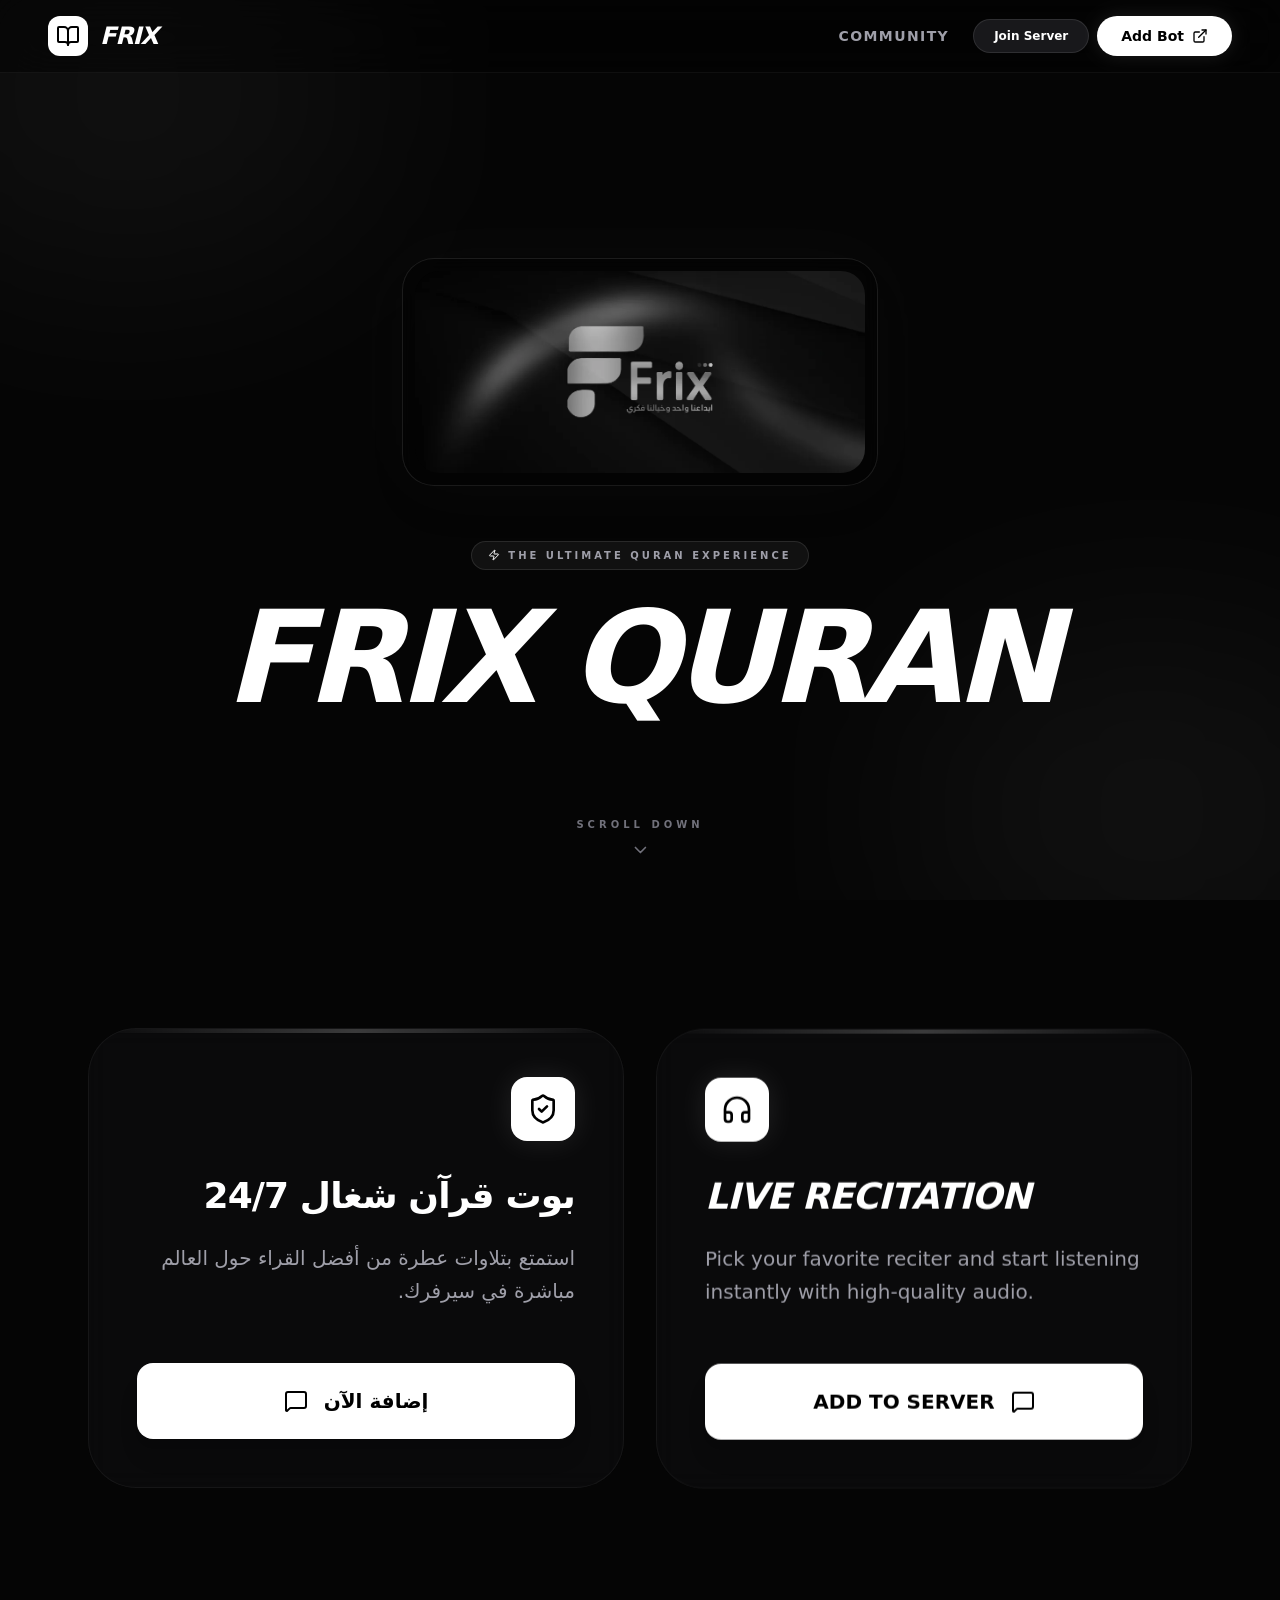
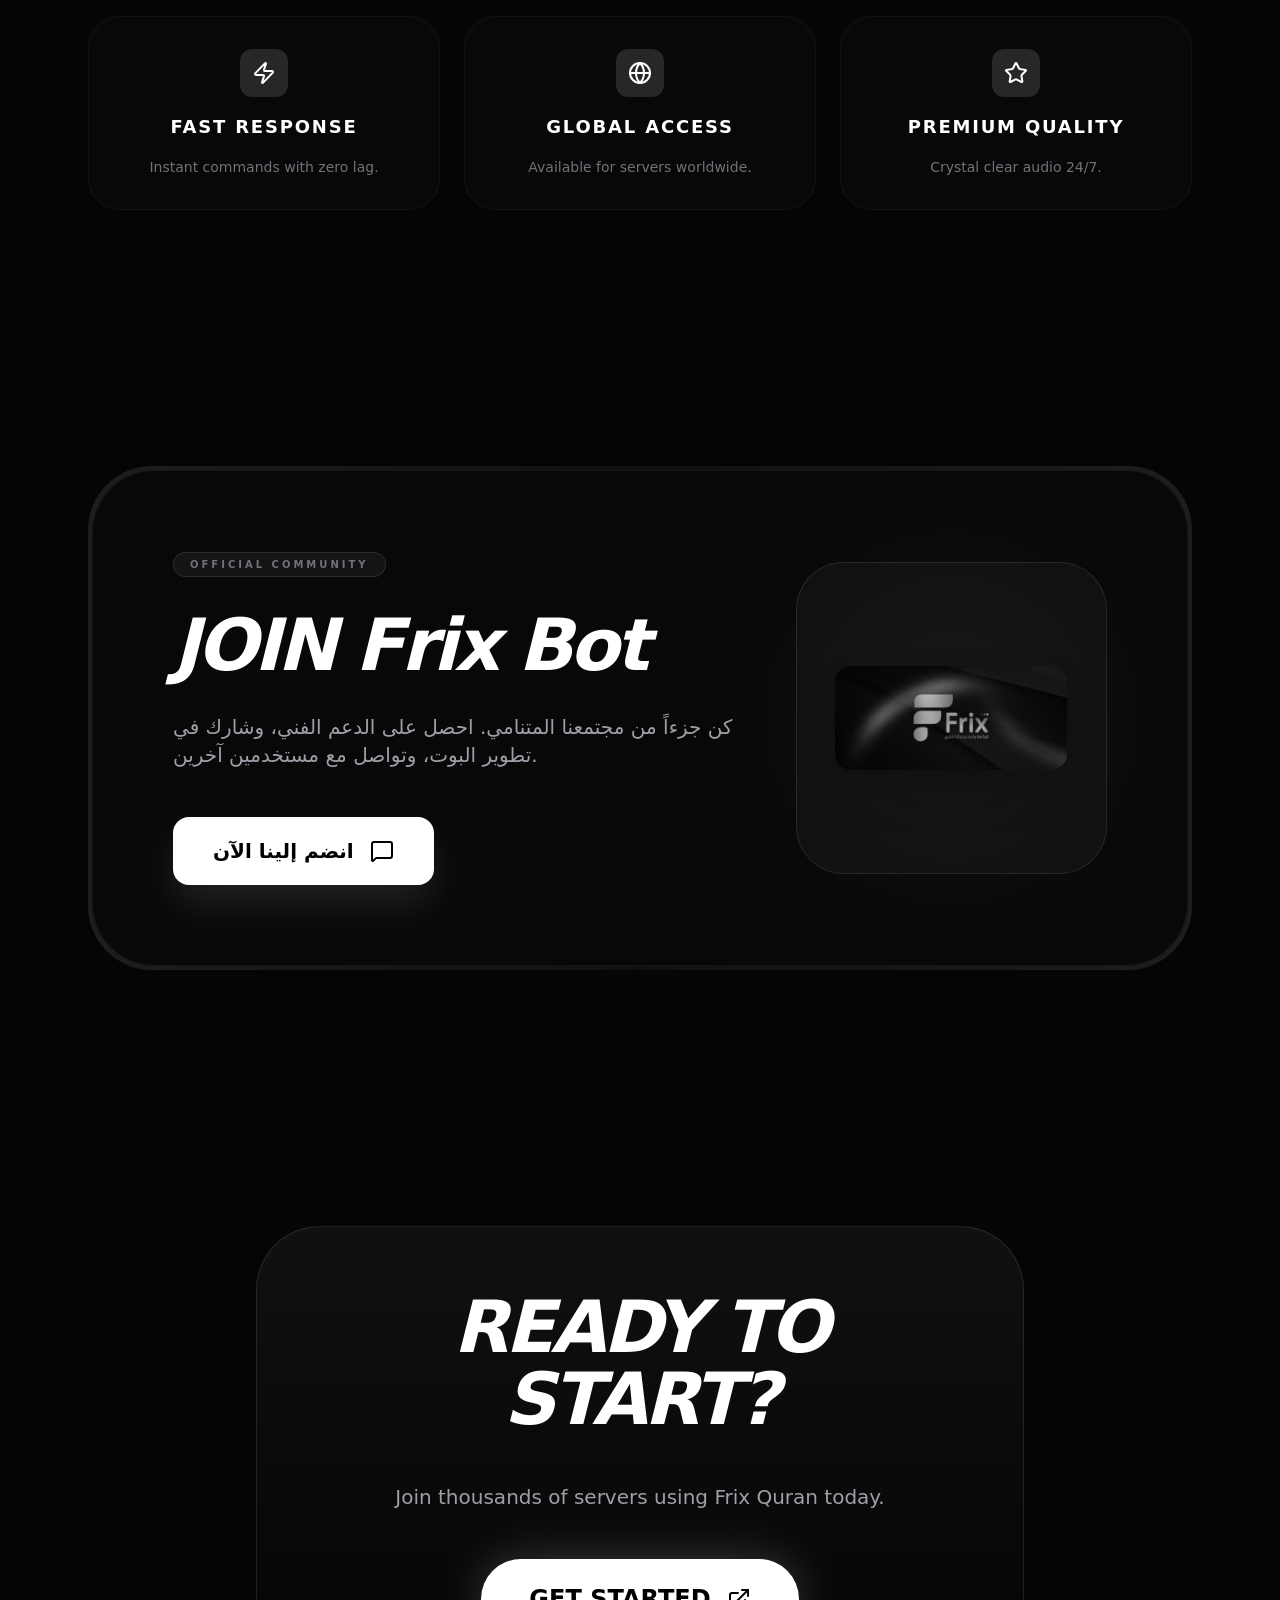
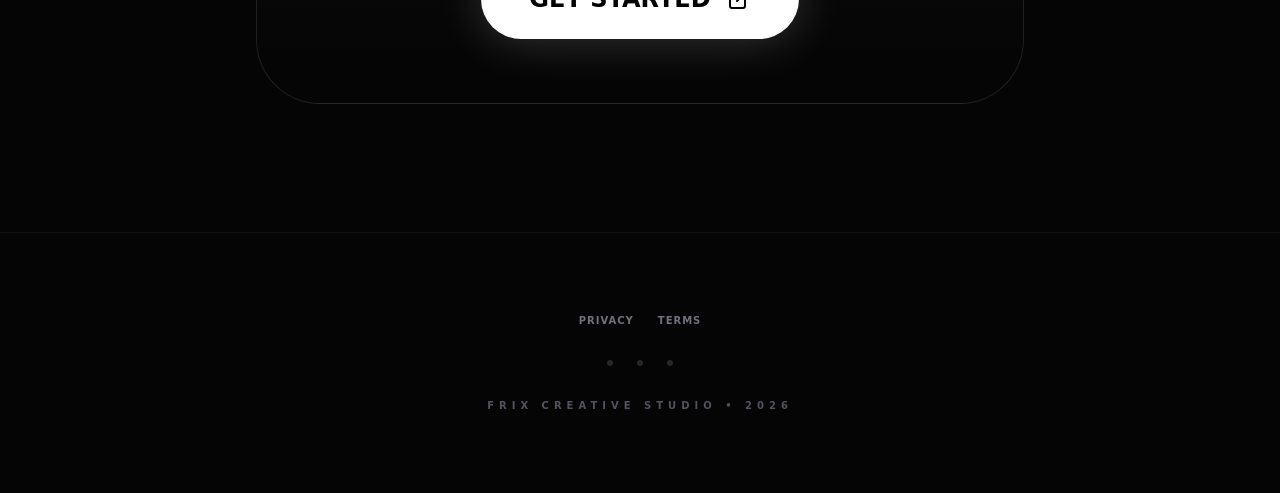
<file: index.html>
<!doctype html>
<html lang="en">
  <head>
    <meta charset="UTF-8" />
    <meta name="viewport" content="width=device-width, initial-scale=1.0" />
    <title>Frix Bot | بوت القرآن الكريم</title>
    <link rel="icon" type="image/jpeg" href="./frix_quran_logo.jpg" />
    <script type="module" crossorigin src="./assets/index-iXgU-R7i.js"></script>
    <link rel="stylesheet" crossorigin href="./assets/index-euOz9C5B.css">
  </head>
  <body>
    <div id="root"></div>
  </body>
</html>
</file>
<file: assets/index-euOz9C5B.css>
/*! tailwindcss v4.2.1 | MIT License | https://tailwindcss.com */@layer properties{@supports (((-webkit-hyphens:none)) and (not (margin-trim:inline))) or ((-moz-orient:inline) and (not (color:rgb(from red r g b)))){*,:before,:after,::backdrop{--tw-translate-x:0;--tw-translate-y:0;--tw-translate-z:0;--tw-rotate-x:initial;--tw-rotate-y:initial;--tw-rotate-z:initial;--tw-skew-x:initial;--tw-skew-y:initial;--tw-space-y-reverse:0;--tw-border-style:solid;--tw-gradient-position:initial;--tw-gradient-from:#0000;--tw-gradient-via:#0000;--tw-gradient-to:#0000;--tw-gradient-stops:initial;--tw-gradient-via-stops:initial;--tw-gradient-from-position:0%;--tw-gradient-via-position:50%;--tw-gradient-to-position:100%;--tw-leading:initial;--tw-font-weight:initial;--tw-tracking:initial;--tw-shadow:0 0 #0000;--tw-shadow-color:initial;--tw-shadow-alpha:100%;--tw-inset-shadow:0 0 #0000;--tw-inset-shadow-color:initial;--tw-inset-shadow-alpha:100%;--tw-ring-color:initial;--tw-ring-shadow:0 0 #0000;--tw-inset-ring-color:initial;--tw-inset-ring-shadow:0 0 #0000;--tw-ring-inset:initial;--tw-ring-offset-width:0px;--tw-ring-offset-color:#fff;--tw-ring-offset-shadow:0 0 #0000;--tw-blur:initial;--tw-brightness:initial;--tw-contrast:initial;--tw-grayscale:initial;--tw-hue-rotate:initial;--tw-invert:initial;--tw-opacity:initial;--tw-saturate:initial;--tw-sepia:initial;--tw-drop-shadow:initial;--tw-drop-shadow-color:initial;--tw-drop-shadow-alpha:100%;--tw-drop-shadow-size:initial;--tw-backdrop-blur:initial;--tw-backdrop-brightness:initial;--tw-backdrop-contrast:initial;--tw-backdrop-grayscale:initial;--tw-backdrop-hue-rotate:initial;--tw-backdrop-invert:initial;--tw-backdrop-opacity:initial;--tw-backdrop-saturate:initial;--tw-backdrop-sepia:initial;--tw-duration:initial;--tw-scale-x:1;--tw-scale-y:1;--tw-scale-z:1}}}@layer theme{:root,:host{--font-sans:ui-sans-serif, system-ui, sans-serif, "Apple Color Emoji", "Segoe UI Emoji", "Segoe UI Symbol", "Noto Color Emoji";--font-mono:ui-monospace, SFMono-Regular, Menlo, Monaco, Consolas, "Liberation Mono", "Courier New", monospace;--color-zinc-200:oklch(92% .004 286.32);--color-zinc-400:oklch(70.5% .015 286.067);--color-zinc-500:oklch(55.2% .016 285.938);--color-zinc-600:oklch(44.2% .017 285.786);--color-zinc-800:oklch(27.4% .006 286.033);--color-zinc-900:oklch(21% .006 285.885);--color-black:#000;--color-white:#fff;--spacing:.25rem;--container-xs:20rem;--container-xl:36rem;--container-3xl:48rem;--container-6xl:72rem;--text-xs:.75rem;--text-xs--line-height:calc(1 / .75);--text-sm:.875rem;--text-sm--line-height:calc(1.25 / .875);--text-lg:1.125rem;--text-lg--line-height:calc(1.75 / 1.125);--text-xl:1.25rem;--text-xl--line-height:calc(1.75 / 1.25);--text-2xl:1.5rem;--text-2xl--line-height:calc(2 / 1.5);--text-4xl:2.25rem;--text-4xl--line-height:calc(2.5 / 2.25);--text-5xl:3rem;--text-5xl--line-height:1;--text-7xl:4.5rem;--text-7xl--line-height:1;--text-9xl:8rem;--text-9xl--line-height:1;--font-weight-medium:500;--font-weight-bold:700;--font-weight-black:900;--tracking-tighter:-.05em;--tracking-tight:-.025em;--tracking-widest:.1em;--leading-tight:1.25;--leading-relaxed:1.625;--radius-xl:.75rem;--radius-2xl:1rem;--animate-pulse:pulse 2s cubic-bezier(.4, 0, .6, 1) infinite;--animate-bounce:bounce 1s infinite;--blur-sm:8px;--blur-md:12px;--blur-xl:24px;--blur-2xl:40px;--blur-3xl:64px;--default-transition-duration:.15s;--default-transition-timing-function:cubic-bezier(.4, 0, .2, 1);--default-font-family:var(--font-sans);--default-mono-font-family:var(--font-mono)}}@layer base{*,:after,:before,::backdrop{box-sizing:border-box;border:0 solid;margin:0;padding:0}::file-selector-button{box-sizing:border-box;border:0 solid;margin:0;padding:0}html,:host{-webkit-text-size-adjust:100%;-moz-tab-size:4;tab-size:4;line-height:1.5;font-family:var(--default-font-family,ui-sans-serif, system-ui, sans-serif, "Apple Color Emoji", "Segoe UI Emoji", "Segoe UI Symbol", "Noto Color Emoji");font-feature-settings:var(--default-font-feature-settings,normal);font-variation-settings:var(--default-font-variation-settings,normal);-webkit-tap-highlight-color:transparent}hr{height:0;color:inherit;border-top-width:1px}abbr:where([title]){-webkit-text-decoration:underline dotted;text-decoration:underline dotted}h1,h2,h3,h4,h5,h6{font-size:inherit;font-weight:inherit}a{color:inherit;-webkit-text-decoration:inherit;text-decoration:inherit}b,strong{font-weight:bolder}code,kbd,samp,pre{font-family:var(--default-mono-font-family,ui-monospace, SFMono-Regular, Menlo, Monaco, Consolas, "Liberation Mono", "Courier New", monospace);font-feature-settings:var(--default-mono-font-feature-settings,normal);font-variation-settings:var(--default-mono-font-variation-settings,normal);font-size:1em}small{font-size:80%}sub,sup{vertical-align:baseline;font-size:75%;line-height:0;position:relative}sub{bottom:-.25em}sup{top:-.5em}table{text-indent:0;border-color:inherit;border-collapse:collapse}:-moz-focusring{outline:auto}progress{vertical-align:baseline}summary{display:list-item}ol,ul,menu{list-style:none}img,svg,video,canvas,audio,iframe,embed,object{vertical-align:middle;display:block}img,video{max-width:100%;height:auto}button,input,select,optgroup,textarea{font:inherit;font-feature-settings:inherit;font-variation-settings:inherit;letter-spacing:inherit;color:inherit;opacity:1;background-color:#0000;border-radius:0}::file-selector-button{font:inherit;font-feature-settings:inherit;font-variation-settings:inherit;letter-spacing:inherit;color:inherit;opacity:1;background-color:#0000;border-radius:0}:where(select:is([multiple],[size])) optgroup{font-weight:bolder}:where(select:is([multiple],[size])) optgroup option{padding-inline-start:20px}::file-selector-button{margin-inline-end:4px}::placeholder{opacity:1}@supports (not ((-webkit-appearance:-apple-pay-button))) or (contain-intrinsic-size:1px){::placeholder{color:currentColor}@supports (color:color-mix(in lab,red,red)){::placeholder{color:color-mix(in oklab,currentcolor 50%,transparent)}}}textarea{resize:vertical}::-webkit-search-decoration{-webkit-appearance:none}::-webkit-date-and-time-value{min-height:1lh;text-align:inherit}::-webkit-datetime-edit{display:inline-flex}::-webkit-datetime-edit-fields-wrapper{padding:0}::-webkit-datetime-edit{padding-block:0}::-webkit-datetime-edit-year-field{padding-block:0}::-webkit-datetime-edit-month-field{padding-block:0}::-webkit-datetime-edit-day-field{padding-block:0}::-webkit-datetime-edit-hour-field{padding-block:0}::-webkit-datetime-edit-minute-field{padding-block:0}::-webkit-datetime-edit-second-field{padding-block:0}::-webkit-datetime-edit-millisecond-field{padding-block:0}::-webkit-datetime-edit-meridiem-field{padding-block:0}::-webkit-calendar-picker-indicator{line-height:1}:-moz-ui-invalid{box-shadow:none}button,input:where([type=button],[type=reset],[type=submit]){-webkit-appearance:button;-moz-appearance:button;appearance:button}::file-selector-button{-webkit-appearance:button;-moz-appearance:button;appearance:button}::-webkit-inner-spin-button{height:auto}::-webkit-outer-spin-button{height:auto}[hidden]:where(:not([hidden=until-found])){display:none!important}}@layer components;@layer utilities{.pointer-events-none{pointer-events:none}.absolute{position:absolute}.fixed{position:fixed}.relative{position:relative}.-inset-4{inset:calc(var(--spacing) * -4)}.inset-0{inset:calc(var(--spacing) * 0)}.start{inset-inline-start:var(--spacing)}.end{inset-inline-end:var(--spacing)}.top-0{top:calc(var(--spacing) * 0)}.top-\[-10\%\]{top:-10%}.right-0{right:calc(var(--spacing) * 0)}.right-\[-10\%\]{right:-10%}.bottom-10{bottom:calc(var(--spacing) * 10)}.bottom-\[-10\%\]{bottom:-10%}.left-0{left:calc(var(--spacing) * 0)}.left-1\/2{left:50%}.left-\[-10\%\]{left:-10%}.z-\[100\]{z-index:100}.mx-auto{margin-inline:auto}.mb-8{margin-bottom:calc(var(--spacing) * 8)}.flex{display:flex}.grid{display:grid}.hidden{display:none}.inline-block{display:inline-block}.inline-flex{display:inline-flex}.aspect-square{aspect-ratio:1}.h-1{height:calc(var(--spacing) * 1)}.h-1\.5{height:calc(var(--spacing) * 1.5)}.h-3{height:calc(var(--spacing) * 3)}.h-4{height:calc(var(--spacing) * 4)}.h-5{height:calc(var(--spacing) * 5)}.h-6{height:calc(var(--spacing) * 6)}.h-8{height:calc(var(--spacing) * 8)}.h-10{height:calc(var(--spacing) * 10)}.h-12{height:calc(var(--spacing) * 12)}.h-16{height:calc(var(--spacing) * 16)}.h-\[40\%\]{height:40%}.h-auto{height:auto}.h-full{height:100%}.h-screen{height:100vh}.min-h-screen{min-height:100vh}.w-1\.5{width:calc(var(--spacing) * 1.5)}.w-3{width:calc(var(--spacing) * 3)}.w-3\/4{width:75%}.w-4{width:calc(var(--spacing) * 4)}.w-5{width:calc(var(--spacing) * 5)}.w-6{width:calc(var(--spacing) * 6)}.w-8{width:calc(var(--spacing) * 8)}.w-10{width:calc(var(--spacing) * 10)}.w-12{width:calc(var(--spacing) * 12)}.w-16{width:calc(var(--spacing) * 16)}.w-\[40\%\]{width:40%}.w-full{width:100%}.max-w-3xl{max-width:var(--container-3xl)}.max-w-6xl{max-width:var(--container-6xl)}.max-w-\[450px\]{max-width:450px}.max-w-xl{max-width:var(--container-xl)}.max-w-xs{max-width:var(--container-xs)}.flex-1{flex:1}.-translate-x-1\/2{--tw-translate-x: -50% ;translate:var(--tw-translate-x) var(--tw-translate-y)}.transform{transform:var(--tw-rotate-x,) var(--tw-rotate-y,) var(--tw-rotate-z,) var(--tw-skew-x,) var(--tw-skew-y,)}.animate-bounce{animation:var(--animate-bounce)}.animate-pulse{animation:var(--animate-pulse)}.grid-cols-1{grid-template-columns:repeat(1,minmax(0,1fr))}.flex-col{flex-direction:column}.items-center{align-items:center}.justify-between{justify-content:space-between}.justify-center{justify-content:center}.gap-2{gap:calc(var(--spacing) * 2)}.gap-3{gap:calc(var(--spacing) * 3)}.gap-4{gap:calc(var(--spacing) * 4)}.gap-6{gap:calc(var(--spacing) * 6)}.gap-8{gap:calc(var(--spacing) * 8)}.gap-12{gap:calc(var(--spacing) * 12)}:where(.space-y-4>:not(:last-child)){--tw-space-y-reverse:0;margin-block-start:calc(calc(var(--spacing) * 4) * var(--tw-space-y-reverse));margin-block-end:calc(calc(var(--spacing) * 4) * calc(1 - var(--tw-space-y-reverse)))}:where(.space-y-6>:not(:last-child)){--tw-space-y-reverse:0;margin-block-start:calc(calc(var(--spacing) * 6) * var(--tw-space-y-reverse));margin-block-end:calc(calc(var(--spacing) * 6) * calc(1 - var(--tw-space-y-reverse)))}:where(.space-y-8>:not(:last-child)){--tw-space-y-reverse:0;margin-block-start:calc(calc(var(--spacing) * 8) * var(--tw-space-y-reverse));margin-block-end:calc(calc(var(--spacing) * 8) * calc(1 - var(--tw-space-y-reverse)))}:where(.space-y-12>:not(:last-child)){--tw-space-y-reverse:0;margin-block-start:calc(calc(var(--spacing) * 12) * var(--tw-space-y-reverse));margin-block-end:calc(calc(var(--spacing) * 12) * calc(1 - var(--tw-space-y-reverse)))}:where(.space-y-32>:not(:last-child)){--tw-space-y-reverse:0;margin-block-start:calc(calc(var(--spacing) * 32) * var(--tw-space-y-reverse));margin-block-end:calc(calc(var(--spacing) * 32) * calc(1 - var(--tw-space-y-reverse)))}.overflow-hidden{overflow:hidden}.overflow-x-hidden{overflow-x:hidden}.rounded-2xl{border-radius:var(--radius-2xl)}.rounded-\[1\.5rem\]{border-radius:1.5rem}.rounded-\[2\.5rem\]{border-radius:2.5rem}.rounded-\[2rem\]{border-radius:2rem}.rounded-\[3\.9rem\]{border-radius:3.9rem}.rounded-\[3rem\]{border-radius:3rem}.rounded-\[4rem\]{border-radius:4rem}.rounded-full{border-radius:3.40282e38px}.rounded-xl{border-radius:var(--radius-xl)}.border{border-style:var(--tw-border-style);border-width:1px}.border-t{border-top-style:var(--tw-border-style);border-top-width:1px}.border-b{border-bottom-style:var(--tw-border-style);border-bottom-width:1px}.border-white\/5{border-color:#ffffff0d}@supports (color:color-mix(in lab,red,red)){.border-white\/5{border-color:color-mix(in oklab,var(--color-white) 5%,transparent)}}.border-white\/10{border-color:#ffffff1a}@supports (color:color-mix(in lab,red,red)){.border-white\/10{border-color:color-mix(in oklab,var(--color-white) 10%,transparent)}}.bg-\[\#050505\]{background-color:#050505}.bg-\[\#080808\]{background-color:#080808}.bg-black\/40{background-color:#0006}@supports (color:color-mix(in lab,red,red)){.bg-black\/40{background-color:color-mix(in oklab,var(--color-black) 40%,transparent)}}.bg-white{background-color:var(--color-white)}.bg-white\/5{background-color:#ffffff0d}@supports (color:color-mix(in lab,red,red)){.bg-white\/5{background-color:color-mix(in oklab,var(--color-white) 5%,transparent)}}.bg-white\/10{background-color:#ffffff1a}@supports (color:color-mix(in lab,red,red)){.bg-white\/10{background-color:color-mix(in oklab,var(--color-white) 10%,transparent)}}.bg-zinc-800{background-color:var(--color-zinc-800)}.bg-zinc-900{background-color:var(--color-zinc-900)}.bg-zinc-900\/20{background-color:#18181b33}@supports (color:color-mix(in lab,red,red)){.bg-zinc-900\/20{background-color:color-mix(in oklab,var(--color-zinc-900) 20%,transparent)}}.bg-zinc-900\/30{background-color:#18181b4d}@supports (color:color-mix(in lab,red,red)){.bg-zinc-900\/30{background-color:color-mix(in oklab,var(--color-zinc-900) 30%,transparent)}}.bg-zinc-900\/50{background-color:#18181b80}@supports (color:color-mix(in lab,red,red)){.bg-zinc-900\/50{background-color:color-mix(in oklab,var(--color-zinc-900) 50%,transparent)}}.bg-gradient-to-b{--tw-gradient-position:to bottom in oklab;background-image:linear-gradient(var(--tw-gradient-stops))}.bg-gradient-to-bl{--tw-gradient-position:to bottom left in oklab;background-image:linear-gradient(var(--tw-gradient-stops))}.bg-gradient-to-br{--tw-gradient-position:to bottom right in oklab;background-image:linear-gradient(var(--tw-gradient-stops))}.bg-gradient-to-l{--tw-gradient-position:to left in oklab;background-image:linear-gradient(var(--tw-gradient-stops))}.bg-gradient-to-r{--tw-gradient-position:to right in oklab;background-image:linear-gradient(var(--tw-gradient-stops))}.from-transparent{--tw-gradient-from:transparent;--tw-gradient-stops:var(--tw-gradient-via-stops,var(--tw-gradient-position), var(--tw-gradient-from) var(--tw-gradient-from-position), var(--tw-gradient-to) var(--tw-gradient-to-position))}.from-white\/5{--tw-gradient-from:#ffffff0d}@supports (color:color-mix(in lab,red,red)){.from-white\/5{--tw-gradient-from:color-mix(in oklab, var(--color-white) 5%, transparent)}}.from-white\/5{--tw-gradient-stops:var(--tw-gradient-via-stops,var(--tw-gradient-position), var(--tw-gradient-from) var(--tw-gradient-from-position), var(--tw-gradient-to) var(--tw-gradient-to-position))}.from-white\/10{--tw-gradient-from:#ffffff1a}@supports (color:color-mix(in lab,red,red)){.from-white\/10{--tw-gradient-from:color-mix(in oklab, var(--color-white) 10%, transparent)}}.from-white\/10{--tw-gradient-stops:var(--tw-gradient-via-stops,var(--tw-gradient-position), var(--tw-gradient-from) var(--tw-gradient-from-position), var(--tw-gradient-to) var(--tw-gradient-to-position))}.via-white\/5{--tw-gradient-via:#ffffff0d}@supports (color:color-mix(in lab,red,red)){.via-white\/5{--tw-gradient-via:color-mix(in oklab, var(--color-white) 5%, transparent)}}.via-white\/5{--tw-gradient-via-stops:var(--tw-gradient-position), var(--tw-gradient-from) var(--tw-gradient-from-position), var(--tw-gradient-via) var(--tw-gradient-via-position), var(--tw-gradient-to) var(--tw-gradient-to-position);--tw-gradient-stops:var(--tw-gradient-via-stops)}.via-white\/20{--tw-gradient-via:#fff3}@supports (color:color-mix(in lab,red,red)){.via-white\/20{--tw-gradient-via:color-mix(in oklab, var(--color-white) 20%, transparent)}}.via-white\/20{--tw-gradient-via-stops:var(--tw-gradient-position), var(--tw-gradient-from) var(--tw-gradient-from-position), var(--tw-gradient-via) var(--tw-gradient-via-position), var(--tw-gradient-to) var(--tw-gradient-to-position);--tw-gradient-stops:var(--tw-gradient-via-stops)}.to-transparent{--tw-gradient-to:transparent;--tw-gradient-stops:var(--tw-gradient-via-stops,var(--tw-gradient-position), var(--tw-gradient-from) var(--tw-gradient-from-position), var(--tw-gradient-to) var(--tw-gradient-to-position))}.to-white\/10{--tw-gradient-to:#ffffff1a}@supports (color:color-mix(in lab,red,red)){.to-white\/10{--tw-gradient-to:color-mix(in oklab, var(--color-white) 10%, transparent)}}.to-white\/10{--tw-gradient-stops:var(--tw-gradient-via-stops,var(--tw-gradient-position), var(--tw-gradient-from) var(--tw-gradient-from-position), var(--tw-gradient-to) var(--tw-gradient-to-position))}.p-1{padding:calc(var(--spacing) * 1)}.p-3{padding:calc(var(--spacing) * 3)}.p-8{padding:calc(var(--spacing) * 8)}.p-12{padding:calc(var(--spacing) * 12)}.p-16{padding:calc(var(--spacing) * 16)}.px-4{padding-inline:calc(var(--spacing) * 4)}.px-5{padding-inline:calc(var(--spacing) * 5)}.px-6{padding-inline:calc(var(--spacing) * 6)}.px-10{padding-inline:calc(var(--spacing) * 10)}.px-12{padding-inline:calc(var(--spacing) * 12)}.py-1{padding-block:calc(var(--spacing) * 1)}.py-1\.5{padding-block:calc(var(--spacing) * 1.5)}.py-2{padding-block:calc(var(--spacing) * 2)}.py-2\.5{padding-block:calc(var(--spacing) * 2.5)}.py-4{padding-block:calc(var(--spacing) * 4)}.py-5{padding-block:calc(var(--spacing) * 5)}.py-6{padding-block:calc(var(--spacing) * 6)}.py-20{padding-block:calc(var(--spacing) * 20)}.py-32{padding-block:calc(var(--spacing) * 32)}.pt-4{padding-top:calc(var(--spacing) * 4)}.pt-8{padding-top:calc(var(--spacing) * 8)}.pt-20{padding-top:calc(var(--spacing) * 20)}.text-center{text-align:center}.font-sans{font-family:var(--font-sans)}.text-2xl{font-size:var(--text-2xl);line-height:var(--tw-leading,var(--text-2xl--line-height))}.text-4xl{font-size:var(--text-4xl);line-height:var(--tw-leading,var(--text-4xl--line-height))}.text-5xl{font-size:var(--text-5xl);line-height:var(--tw-leading,var(--text-5xl--line-height))}.text-7xl{font-size:var(--text-7xl);line-height:var(--tw-leading,var(--text-7xl--line-height))}.text-lg{font-size:var(--text-lg);line-height:var(--tw-leading,var(--text-lg--line-height))}.text-sm{font-size:var(--text-sm);line-height:var(--tw-leading,var(--text-sm--line-height))}.text-xl{font-size:var(--text-xl);line-height:var(--tw-leading,var(--text-xl--line-height))}.text-xs{font-size:var(--text-xs);line-height:var(--tw-leading,var(--text-xs--line-height))}.text-\[10px\]{font-size:10px}.leading-none{--tw-leading:1;line-height:1}.leading-relaxed{--tw-leading:var(--leading-relaxed);line-height:var(--leading-relaxed)}.leading-tight{--tw-leading:var(--leading-tight);line-height:var(--leading-tight)}.font-black{--tw-font-weight:var(--font-weight-black);font-weight:var(--font-weight-black)}.font-bold{--tw-font-weight:var(--font-weight-bold);font-weight:var(--font-weight-bold)}.font-medium{--tw-font-weight:var(--font-weight-medium);font-weight:var(--font-weight-medium)}.tracking-\[0\.3em\]{--tw-tracking:.3em;letter-spacing:.3em}.tracking-\[0\.4em\]{--tw-tracking:.4em;letter-spacing:.4em}.tracking-\[0\.5em\]{--tw-tracking:.5em;letter-spacing:.5em}.tracking-tight{--tw-tracking:var(--tracking-tight);letter-spacing:var(--tracking-tight)}.tracking-tighter{--tw-tracking:var(--tracking-tighter);letter-spacing:var(--tracking-tighter)}.tracking-widest{--tw-tracking:var(--tracking-widest);letter-spacing:var(--tracking-widest)}.text-black{color:var(--color-black)}.text-white{color:var(--color-white)}.text-zinc-400{color:var(--color-zinc-400)}.text-zinc-500{color:var(--color-zinc-500)}.text-zinc-600{color:var(--color-zinc-600)}.uppercase{text-transform:uppercase}.italic{font-style:italic}.opacity-0{opacity:0}.opacity-20{opacity:.2}.shadow-2xl{--tw-shadow:0 25px 50px -12px var(--tw-shadow-color,#00000040);box-shadow:var(--tw-inset-shadow),var(--tw-inset-ring-shadow),var(--tw-ring-offset-shadow),var(--tw-ring-shadow),var(--tw-shadow)}.shadow-\[0_0_20px_rgba\(255\,255\,255\,0\.1\)\]{--tw-shadow:0 0 20px var(--tw-shadow-color,#ffffff1a);box-shadow:var(--tw-inset-shadow),var(--tw-inset-ring-shadow),var(--tw-ring-offset-shadow),var(--tw-ring-shadow),var(--tw-shadow)}.shadow-\[0_0_30px_rgba\(255\,255\,255\,0\.1\)\]{--tw-shadow:0 0 30px var(--tw-shadow-color,#ffffff1a);box-shadow:var(--tw-inset-shadow),var(--tw-inset-ring-shadow),var(--tw-ring-offset-shadow),var(--tw-ring-shadow),var(--tw-shadow)}.shadow-\[0_0_50px_rgba\(255\,255\,255\,0\.2\)\]{--tw-shadow:0 0 50px var(--tw-shadow-color,#fff3);box-shadow:var(--tw-inset-shadow),var(--tw-inset-ring-shadow),var(--tw-ring-offset-shadow),var(--tw-ring-shadow),var(--tw-shadow)}.shadow-\[0_20px_40px_rgba\(255\,255\,255\,0\.1\)\]{--tw-shadow:0 20px 40px var(--tw-shadow-color,#ffffff1a);box-shadow:var(--tw-inset-shadow),var(--tw-inset-ring-shadow),var(--tw-ring-offset-shadow),var(--tw-ring-shadow),var(--tw-shadow)}.shadow-xl{--tw-shadow:0 20px 25px -5px var(--tw-shadow-color,#0000001a), 0 8px 10px -6px var(--tw-shadow-color,#0000001a);box-shadow:var(--tw-inset-shadow),var(--tw-inset-ring-shadow),var(--tw-ring-offset-shadow),var(--tw-ring-shadow),var(--tw-shadow)}.blur-2xl{--tw-blur:blur(var(--blur-2xl));filter:var(--tw-blur,) var(--tw-brightness,) var(--tw-contrast,) var(--tw-grayscale,) var(--tw-hue-rotate,) var(--tw-invert,) var(--tw-saturate,) var(--tw-sepia,) var(--tw-drop-shadow,)}.blur-3xl{--tw-blur:blur(var(--blur-3xl));filter:var(--tw-blur,) var(--tw-brightness,) var(--tw-contrast,) var(--tw-grayscale,) var(--tw-hue-rotate,) var(--tw-invert,) var(--tw-saturate,) var(--tw-sepia,) var(--tw-drop-shadow,)}.blur-\[120px\]{--tw-blur:blur(120px);filter:var(--tw-blur,) var(--tw-brightness,) var(--tw-contrast,) var(--tw-grayscale,) var(--tw-hue-rotate,) var(--tw-invert,) var(--tw-saturate,) var(--tw-sepia,) var(--tw-drop-shadow,)}.backdrop-blur-md{--tw-backdrop-blur:blur(var(--blur-md));-webkit-backdrop-filter:var(--tw-backdrop-blur,) var(--tw-backdrop-brightness,) var(--tw-backdrop-contrast,) var(--tw-backdrop-grayscale,) var(--tw-backdrop-hue-rotate,) var(--tw-backdrop-invert,) var(--tw-backdrop-opacity,) var(--tw-backdrop-saturate,) var(--tw-backdrop-sepia,);backdrop-filter:var(--tw-backdrop-blur,) var(--tw-backdrop-brightness,) var(--tw-backdrop-contrast,) var(--tw-backdrop-grayscale,) var(--tw-backdrop-hue-rotate,) var(--tw-backdrop-invert,) var(--tw-backdrop-opacity,) var(--tw-backdrop-saturate,) var(--tw-backdrop-sepia,)}.backdrop-blur-sm{--tw-backdrop-blur:blur(var(--blur-sm));-webkit-backdrop-filter:var(--tw-backdrop-blur,) var(--tw-backdrop-brightness,) var(--tw-backdrop-contrast,) var(--tw-backdrop-grayscale,) var(--tw-backdrop-hue-rotate,) var(--tw-backdrop-invert,) var(--tw-backdrop-opacity,) var(--tw-backdrop-saturate,) var(--tw-backdrop-sepia,);backdrop-filter:var(--tw-backdrop-blur,) var(--tw-backdrop-brightness,) var(--tw-backdrop-contrast,) var(--tw-backdrop-grayscale,) var(--tw-backdrop-hue-rotate,) var(--tw-backdrop-invert,) var(--tw-backdrop-opacity,) var(--tw-backdrop-saturate,) var(--tw-backdrop-sepia,)}.backdrop-blur-xl{--tw-backdrop-blur:blur(var(--blur-xl));-webkit-backdrop-filter:var(--tw-backdrop-blur,) var(--tw-backdrop-brightness,) var(--tw-backdrop-contrast,) var(--tw-backdrop-grayscale,) var(--tw-backdrop-hue-rotate,) var(--tw-backdrop-invert,) var(--tw-backdrop-opacity,) var(--tw-backdrop-saturate,) var(--tw-backdrop-sepia,);backdrop-filter:var(--tw-backdrop-blur,) var(--tw-backdrop-brightness,) var(--tw-backdrop-contrast,) var(--tw-backdrop-grayscale,) var(--tw-backdrop-hue-rotate,) var(--tw-backdrop-invert,) var(--tw-backdrop-opacity,) var(--tw-backdrop-saturate,) var(--tw-backdrop-sepia,)}.transition{transition-property:color,background-color,border-color,outline-color,text-decoration-color,fill,stroke,--tw-gradient-from,--tw-gradient-via,--tw-gradient-to,opacity,box-shadow,transform,translate,scale,rotate,filter,-webkit-backdrop-filter,backdrop-filter,display,content-visibility,overlay,pointer-events;transition-timing-function:var(--tw-ease,var(--default-transition-timing-function));transition-duration:var(--tw-duration,var(--default-transition-duration))}.transition-all{transition-property:all;transition-timing-function:var(--tw-ease,var(--default-transition-timing-function));transition-duration:var(--tw-duration,var(--default-transition-duration))}.transition-colors{transition-property:color,background-color,border-color,outline-color,text-decoration-color,fill,stroke,--tw-gradient-from,--tw-gradient-via,--tw-gradient-to;transition-timing-function:var(--tw-ease,var(--default-transition-timing-function));transition-duration:var(--tw-duration,var(--default-transition-duration))}.transition-opacity{transition-property:opacity;transition-timing-function:var(--tw-ease,var(--default-transition-timing-function));transition-duration:var(--tw-duration,var(--default-transition-duration))}.transition-transform{transition-property:transform,translate,scale,rotate;transition-timing-function:var(--tw-ease,var(--default-transition-timing-function));transition-duration:var(--tw-duration,var(--default-transition-duration))}.duration-500{--tw-duration:.5s;transition-duration:.5s}.duration-700{--tw-duration:.7s;transition-duration:.7s}@media(hover:hover){.group-hover\:scale-110:is(:where(.group):hover *){--tw-scale-x:110%;--tw-scale-y:110%;--tw-scale-z:110%;scale:var(--tw-scale-x) var(--tw-scale-y)}.group-hover\:-rotate-3:is(:where(.group):hover *){rotate:-3deg}.group-hover\:rotate-3:is(:where(.group):hover *){rotate:3deg}.group-hover\:rotate-12:is(:where(.group):hover *){rotate:12deg}.group-hover\:opacity-100:is(:where(.group):hover *){opacity:1}}.selection\:bg-white ::selection{background-color:var(--color-white)}.selection\:bg-white::selection{background-color:var(--color-white)}.selection\:text-black ::selection{color:var(--color-black)}.selection\:text-black::selection{color:var(--color-black)}@media(hover:hover){.hover\:scale-105:hover{--tw-scale-x:105%;--tw-scale-y:105%;--tw-scale-z:105%;scale:var(--tw-scale-x) var(--tw-scale-y)}.hover\:scale-110:hover{--tw-scale-x:110%;--tw-scale-y:110%;--tw-scale-z:110%;scale:var(--tw-scale-x) var(--tw-scale-y)}.hover\:bg-zinc-200:hover{background-color:var(--color-zinc-200)}.hover\:bg-zinc-800:hover{background-color:var(--color-zinc-800)}.hover\:bg-zinc-900\/40:hover{background-color:#18181b66}@supports (color:color-mix(in lab,red,red)){.hover\:bg-zinc-900\/40:hover{background-color:color-mix(in oklab,var(--color-zinc-900) 40%,transparent)}}.hover\:text-white:hover{color:var(--color-white)}}.active\:scale-95:active{--tw-scale-x:95%;--tw-scale-y:95%;--tw-scale-z:95%;scale:var(--tw-scale-x) var(--tw-scale-y)}.active\:scale-\[0\.98\]:active{scale:.98}@media(min-width:40rem){.sm\:flex{display:flex}}@media(min-width:48rem){.md\:block{display:block}.md\:w-1\/3{width:33.3333%}.md\:grid-cols-2{grid-template-columns:repeat(2,minmax(0,1fr))}.md\:grid-cols-3{grid-template-columns:repeat(3,minmax(0,1fr))}.md\:flex-row{flex-direction:row}.md\:gap-6{gap:calc(var(--spacing) * 6)}.md\:p-20{padding:calc(var(--spacing) * 20)}.md\:px-12{padding-inline:calc(var(--spacing) * 12)}.md\:text-left{text-align:left}.md\:text-7xl{font-size:var(--text-7xl);line-height:var(--tw-leading,var(--text-7xl--line-height))}.md\:text-9xl{font-size:var(--text-9xl);line-height:var(--tw-leading,var(--text-9xl--line-height))}}}@property --tw-translate-x{syntax:"*";inherits:false;initial-value:0}@property --tw-translate-y{syntax:"*";inherits:false;initial-value:0}@property --tw-translate-z{syntax:"*";inherits:false;initial-value:0}@property --tw-rotate-x{syntax:"*";inherits:false}@property --tw-rotate-y{syntax:"*";inherits:false}@property --tw-rotate-z{syntax:"*";inherits:false}@property --tw-skew-x{syntax:"*";inherits:false}@property --tw-skew-y{syntax:"*";inherits:false}@property --tw-space-y-reverse{syntax:"*";inherits:false;initial-value:0}@property --tw-border-style{syntax:"*";inherits:false;initial-value:solid}@property --tw-gradient-position{syntax:"*";inherits:false}@property --tw-gradient-from{syntax:"<color>";inherits:false;initial-value:#0000}@property --tw-gradient-via{syntax:"<color>";inherits:false;initial-value:#0000}@property --tw-gradient-to{syntax:"<color>";inherits:false;initial-value:#0000}@property --tw-gradient-stops{syntax:"*";inherits:false}@property --tw-gradient-via-stops{syntax:"*";inherits:false}@property --tw-gradient-from-position{syntax:"<length-percentage>";inherits:false;initial-value:0%}@property --tw-gradient-via-position{syntax:"<length-percentage>";inherits:false;initial-value:50%}@property --tw-gradient-to-position{syntax:"<length-percentage>";inherits:false;initial-value:100%}@property --tw-leading{syntax:"*";inherits:false}@property --tw-font-weight{syntax:"*";inherits:false}@property --tw-tracking{syntax:"*";inherits:false}@property --tw-shadow{syntax:"*";inherits:false;initial-value:0 0 #0000}@property --tw-shadow-color{syntax:"*";inherits:false}@property --tw-shadow-alpha{syntax:"<percentage>";inherits:false;initial-value:100%}@property --tw-inset-shadow{syntax:"*";inherits:false;initial-value:0 0 #0000}@property --tw-inset-shadow-color{syntax:"*";inherits:false}@property --tw-inset-shadow-alpha{syntax:"<percentage>";inherits:false;initial-value:100%}@property --tw-ring-color{syntax:"*";inherits:false}@property --tw-ring-shadow{syntax:"*";inherits:false;initial-value:0 0 #0000}@property --tw-inset-ring-color{syntax:"*";inherits:false}@property --tw-inset-ring-shadow{syntax:"*";inherits:false;initial-value:0 0 #0000}@property --tw-ring-inset{syntax:"*";inherits:false}@property --tw-ring-offset-width{syntax:"<length>";inherits:false;initial-value:0}@property --tw-ring-offset-color{syntax:"*";inherits:false;initial-value:#fff}@property --tw-ring-offset-shadow{syntax:"*";inherits:false;initial-value:0 0 #0000}@property --tw-blur{syntax:"*";inherits:false}@property --tw-brightness{syntax:"*";inherits:false}@property --tw-contrast{syntax:"*";inherits:false}@property --tw-grayscale{syntax:"*";inherits:false}@property --tw-hue-rotate{syntax:"*";inherits:false}@property --tw-invert{syntax:"*";inherits:false}@property --tw-opacity{syntax:"*";inherits:false}@property --tw-saturate{syntax:"*";inherits:false}@property --tw-sepia{syntax:"*";inherits:false}@property --tw-drop-shadow{syntax:"*";inherits:false}@property --tw-drop-shadow-color{syntax:"*";inherits:false}@property --tw-drop-shadow-alpha{syntax:"<percentage>";inherits:false;initial-value:100%}@property --tw-drop-shadow-size{syntax:"*";inherits:false}@property --tw-backdrop-blur{syntax:"*";inherits:false}@property --tw-backdrop-brightness{syntax:"*";inherits:false}@property --tw-backdrop-contrast{syntax:"*";inherits:false}@property --tw-backdrop-grayscale{syntax:"*";inherits:false}@property --tw-backdrop-hue-rotate{syntax:"*";inherits:false}@property --tw-backdrop-invert{syntax:"*";inherits:false}@property --tw-backdrop-opacity{syntax:"*";inherits:false}@property --tw-backdrop-saturate{syntax:"*";inherits:false}@property --tw-backdrop-sepia{syntax:"*";inherits:false}@property --tw-duration{syntax:"*";inherits:false}@property --tw-scale-x{syntax:"*";inherits:false;initial-value:1}@property --tw-scale-y{syntax:"*";inherits:false;initial-value:1}@property --tw-scale-z{syntax:"*";inherits:false;initial-value:1}@keyframes pulse{50%{opacity:.5}}@keyframes bounce{0%,to{animation-timing-function:cubic-bezier(.8,0,1,1);transform:translateY(-25%)}50%{animation-timing-function:cubic-bezier(0,0,.2,1);transform:none}}
</file>
